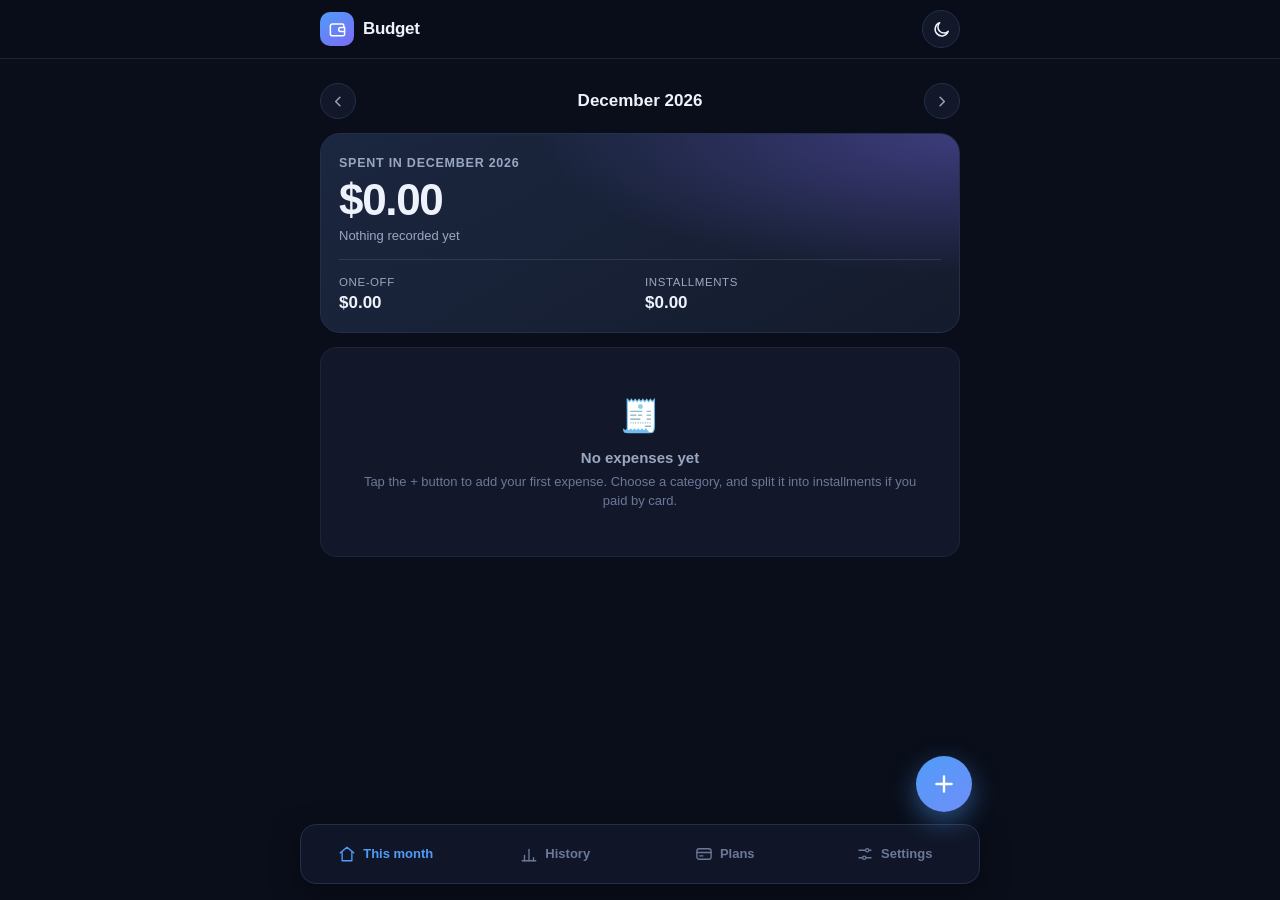
<file: index.html>
<!DOCTYPE html>
<html lang="en" data-theme="dark">
<head>
  <meta charset="utf-8">
  <meta name="viewport" content="width=device-width, initial-scale=1, viewport-fit=cover">
  <meta name="theme-color" content="#0a0e1a" id="themeColorMeta">
  <meta name="description" content="A simple household budget tracker: log what you spend, split credit card purchases into installments, and see where your money goes each month.">
  <meta name="apple-mobile-web-app-capable" content="yes">
  <meta name="mobile-web-app-capable" content="yes">
  <meta name="apple-mobile-web-app-title" content="Budget">
  <title>Budget — Household spending tracker</title>
  <link rel="manifest" href="manifest.json">
  <link rel="icon" href="icons/icon.svg" type="image/svg+xml">
  <link rel="apple-touch-icon" href="icons/icon.svg">
  <link rel="stylesheet" href="css/style.css">
</head>
<body>
  <a class="skip-link" href="#main">Skip to content</a>

  <header class="appbar">
    <div class="brand">
      <span class="brand__mark" aria-hidden="true">
        <svg viewBox="0 0 24 24" fill="none" stroke="currentColor" stroke-width="1.9" stroke-linecap="round" stroke-linejoin="round">
          <path d="M3 7.5A2.5 2.5 0 0 1 5.5 5H18a2 2 0 0 1 2 2v1.5"/>
          <path d="M3 7.5V18a2 2 0 0 0 2 2h14a2 2 0 0 0 2-2v-2.5"/>
          <path d="M21 9.5H16a2.5 2.5 0 0 0 0 5h5v-5Z"/>
        </svg>
      </span>
      <span class="brand__name">Budget</span>
    </div>
    <button type="button" class="icon-btn" id="themeBtn" aria-label="Switch colour theme" title="Switch colour theme"></button>
  </header>

  <main class="app" id="main">
    <!-- ── Home ─────────────────────────────────────────────── -->
    <section class="view" id="view-home" role="tabpanel" aria-labelledby="tab-home">
      <div class="monthbar">
        <button type="button" class="round-btn" data-month-step="-1" aria-label="Previous month">
          <svg viewBox="0 0 24 24" fill="none" stroke="currentColor" stroke-width="2" stroke-linecap="round" stroke-linejoin="round" aria-hidden="true"><path d="m14 6-6 6 6 6"/></svg>
        </button>
        <div class="monthbar__center">
          <span class="monthbar__label" id="monthLabel">—</span>
          <button type="button" class="monthbar__jump" id="monthJump" hidden>Jump to this month</button>
        </div>
        <button type="button" class="round-btn" data-month-step="1" aria-label="Next month">
          <svg viewBox="0 0 24 24" fill="none" stroke="currentColor" stroke-width="2" stroke-linecap="round" stroke-linejoin="round" aria-hidden="true"><path d="m10 6 6 6-6 6"/></svg>
        </button>
      </div>
      <div id="homeContent" class="stack"></div>
    </section>

    <!-- ── History ──────────────────────────────────────────── -->
    <section class="view" id="view-history" role="tabpanel" aria-labelledby="tab-history" hidden>
      <div class="view-head">
        <h1 class="view-head__title">History</h1>
        <p class="view-head__sub">Totals for past months and where the money went.</p>
      </div>
      <div id="historyContent" class="stack"></div>
    </section>

    <!-- ── Installments ─────────────────────────────────────── -->
    <section class="view" id="view-plans" role="tabpanel" aria-labelledby="tab-plans" hidden>
      <div class="view-head">
        <h1 class="view-head__title">Installments</h1>
        <p class="view-head__sub">Credit card purchases split over several months.</p>
      </div>
      <div id="plansContent" class="stack"></div>
    </section>

    <!-- ── Settings ─────────────────────────────────────────── -->
    <section class="view" id="view-settings" role="tabpanel" aria-labelledby="tab-settings" hidden>
      <div class="view-head">
        <h1 class="view-head__title">Settings</h1>
        <p class="view-head__sub">Categories, budgets, currency and backups.</p>
      </div>
      <div id="settingsContent" class="stack"></div>
    </section>
  </main>

  <nav class="tabbar" role="tablist" aria-label="Sections">
    <button type="button" class="tab" id="tab-home" role="tab" data-view="home" aria-selected="true" aria-controls="view-home">
      <svg viewBox="0 0 24 24" fill="none" stroke="currentColor" stroke-width="1.8" stroke-linecap="round" stroke-linejoin="round" aria-hidden="true"><path d="M3 10.5 12 3l9 7.5"/><path d="M5.5 9.5V21h13V9.5"/></svg>
      <span>This month</span>
    </button>
    <button type="button" class="tab" id="tab-history" role="tab" data-view="history" aria-selected="false" aria-controls="view-history">
      <svg viewBox="0 0 24 24" fill="none" stroke="currentColor" stroke-width="1.8" stroke-linecap="round" stroke-linejoin="round" aria-hidden="true"><path d="M3 21h18"/><path d="M6 21v-7"/><path d="M12 21V6"/><path d="M18 21v-4"/></svg>
      <span>History</span>
    </button>
    <button type="button" class="tab" id="tab-plans" role="tab" data-view="plans" aria-selected="false" aria-controls="view-plans">
      <svg viewBox="0 0 24 24" fill="none" stroke="currentColor" stroke-width="1.8" stroke-linecap="round" stroke-linejoin="round" aria-hidden="true"><rect x="2.5" y="5" width="19" height="14" rx="3"/><path d="M2.5 10h19"/><path d="M6.5 14.5h4"/></svg>
      <span>Plans</span>
    </button>
    <button type="button" class="tab" id="tab-settings" role="tab" data-view="settings" aria-selected="false" aria-controls="view-settings">
      <svg viewBox="0 0 24 24" fill="none" stroke="currentColor" stroke-width="1.8" stroke-linecap="round" stroke-linejoin="round" aria-hidden="true"><path d="M4 7h8"/><path d="M18 7h2"/><path d="M4 17h4"/><path d="M14 17h6"/><circle cx="15" cy="7" r="2.2"/><circle cx="11" cy="17" r="2.2"/></svg>
      <span>Settings</span>
    </button>
  </nav>

  <button type="button" class="fab" id="addBtn" aria-label="Add an expense">
    <svg viewBox="0 0 24 24" fill="none" stroke="currentColor" stroke-width="2.2" stroke-linecap="round" aria-hidden="true"><path d="M12 5v14M5 12h14"/></svg>
  </button>

  <!-- ── Expense sheet ──────────────────────────────────────── -->
  <div class="sheet-backdrop" data-close-sheet hidden></div>

  <section class="sheet" id="sheet-expense" role="dialog" aria-modal="true" aria-labelledby="expenseTitle" hidden>
    <div class="sheet__grip" aria-hidden="true"></div>
    <form class="sheet__body" id="expenseForm" novalidate>
      <div class="sheet__head">
        <h2 class="sheet__title" id="expenseTitle">Add expense</h2>
        <button type="button" class="icon-btn icon-btn--flat" data-close-sheet aria-label="Close">
          <svg viewBox="0 0 24 24" fill="none" stroke="currentColor" stroke-width="2" stroke-linecap="round" aria-hidden="true"><path d="M6 6l12 12M18 6 6 18"/></svg>
        </button>
      </div>

      <!-- Voice entry: fills this form, never saves on its own. -->
      <div class="voice" id="voiceBlock">
        <button type="button" class="voice__mic" id="voiceBtn" aria-label="Speak an expense" aria-pressed="false">
          <svg viewBox="0 0 24 24" fill="none" stroke="currentColor" stroke-width="1.9" stroke-linecap="round" stroke-linejoin="round" aria-hidden="true">
            <rect x="9" y="2.5" width="6" height="11" rx="3"/>
            <path d="M5.5 11a6.5 6.5 0 0 0 13 0"/>
            <path d="M12 17.5V21"/>
          </svg>
        </button>
        <div class="voice__text" id="voiceText" aria-live="polite">
          <span class="voice__title" id="voiceTitle">Speak an expense</span>
          <span class="voice__sub" id="voiceSub">Tap the mic, then say it &mdash; &ldquo;forty five on groceries yesterday&rdquo;.</span>
        </div>
      </div>

      <div class="amount-field">
        <span class="amount-field__cur" id="formCurrency">$</span>
        <input id="fAmount" name="amount" type="text" inputmode="decimal" autocomplete="off" placeholder="0.00" aria-label="Amount" required>
      </div>
      <p class="field-error" id="fAmountError" hidden>Please enter an amount greater than 0.</p>

      <fieldset class="fieldset">
        <legend class="field__label">Category</legend>
        <div class="chips" id="fCategoryChips" role="radiogroup" aria-label="Category"></div>
      </fieldset>

      <label class="field">
        <span class="field__label">Note <span class="field__hint">(what was it for?)</span></span>
        <input id="fNote" type="text" maxlength="80" autocomplete="off" placeholder="e.g. Groceries, School fees" list="noteHistory">
        <datalist id="noteHistory"></datalist>
      </label>

      <div class="field-row">
        <label class="field">
          <span class="field__label">Date</span>
          <input id="fDate" type="date" required>
        </label>
        <div class="field">
          <span class="field__label">Paid with</span>
          <div class="segmented" id="fMethod" role="radiogroup" aria-label="Payment method">
            <button type="button" data-method="cash" class="is-active" role="radio" aria-checked="true">Cash</button>
            <button type="button" data-method="debit" role="radio" aria-checked="false">Debit</button>
            <button type="button" data-method="credit" role="radio" aria-checked="false">Card</button>
          </div>
        </div>
      </div>
      <p class="field__hint field__hint--block" id="methodHint">Credit-card purchases only count for the months they are charged.</p>

      <div class="inset" id="installmentBlock" hidden>
        <label class="switch-row">
          <span class="switch-row__text">
            <strong>Split into installments</strong>
            <span class="field__hint">Charge this purchase over several months</span>
          </span>
          <input type="checkbox" id="fInstallToggle" class="switch">
        </label>
        <div id="installmentConfig" hidden>
          <div class="stepper" role="group" aria-label="Number of installments">
            <button type="button" class="stepper__btn" data-step="-1" aria-label="One installment fewer">−</button>
            <div class="stepper__value"><input id="fMonths" type="number" min="2" max="60" step="1" value="3" inputmode="numeric" aria-label="Number of monthly installments"><span>months</span></div>
            <button type="button" class="stepper__btn" data-step="1" aria-label="One installment more">+</button>
          </div>
          <p class="preview" id="fMonthlyPreview"></p>
        </div>
      </div>

      <div class="sheet__actions">
        <button type="button" class="btn btn--danger-ghost" id="deleteExpenseBtn" hidden>Delete</button>
        <button type="submit" class="btn btn--primary" id="saveExpenseBtn">Save expense</button>
      </div>
    </form>
  </section>

  <!-- ── Category sheet ─────────────────────────────────────── -->
  <section class="sheet" id="sheet-category" role="dialog" aria-modal="true" aria-labelledby="categoryTitle" hidden>
    <div class="sheet__grip" aria-hidden="true"></div>
    <form class="sheet__body" id="categoryForm" novalidate>
      <div class="sheet__head">
        <h2 class="sheet__title" id="categoryTitle">New category</h2>
        <button type="button" class="icon-btn icon-btn--flat" data-close-sheet aria-label="Close">
          <svg viewBox="0 0 24 24" fill="none" stroke="currentColor" stroke-width="2" stroke-linecap="round" aria-hidden="true"><path d="M6 6l12 12M18 6 6 18"/></svg>
        </button>
      </div>
      <label class="field">
        <span class="field__label">Name</span>
        <input id="cName" type="text" maxlength="24" autocomplete="off" placeholder="e.g. Kids, Savings, Gifts" required>
      </label>
      <div class="field-row">
        <label class="field">
          <span class="field__label">Emoji</span>
          <input id="cEmoji" type="text" maxlength="4" autocomplete="off" placeholder="🏷️" aria-label="Emoji">
        </label>
        <label class="field">
          <span class="field__label">Monthly limit <span class="field__hint">(optional)</span></span>
          <input id="cBudget" type="text" inputmode="decimal" autocomplete="off" placeholder="0.00" aria-label="Monthly limit">
        </label>
      </div>
      <fieldset class="fieldset">
        <legend class="field__label">Colour</legend>
        <div class="swatches" id="cColors" role="radiogroup" aria-label="Colour"></div>
      </fieldset>
      <div class="sheet__actions">
        <button type="button" class="btn btn--danger-ghost" id="deleteCategoryBtn" hidden>Delete</button>
        <button type="submit" class="btn btn--primary">Save category</button>
      </div>
    </form>
  </section>

  <!-- ── Plan sheet ─────────────────────────────────────────── -->
  <section class="sheet" id="sheet-plan" role="dialog" aria-modal="true" aria-labelledby="planTitle" hidden>
    <div class="sheet__grip" aria-hidden="true"></div>
    <div class="sheet__body" id="planBody"></div>
  </section>

  <div class="toast" id="toast" role="status" aria-live="polite" hidden></div>

  <noscript>
    <p class="noscript">This budget tracker needs JavaScript enabled. Your data is stored only in this browser.</p>
  </noscript>

  <script src="js/store.js"></script>
  <script src="js/firebase-config.js"></script>
  <script src="js/sync.js"></script>
  <script src="js/voice.js"></script>
  <script src="js/vendor/chart.umd.min.js" defer></script>
  <script src="js/app.js" defer></script>
</body>
</html>
</file>
<file: css/style.css>
/* Budget — household spending tracker
 * Mobile-first. Dark by default, light theme via [data-theme="light"].
 */

:root {
  --bg: #0a0e1a;
  --bg-elev: #121829;
  --bg-elev-2: #1a2237;
  --line: #233049;
  --line-soft: #1b2438;
  --text: #eef2fb;
  --text-dim: #9aa7c2;
  --text-mute: #6b7899;
  --accent: #4f9cf9;
  --accent-ink: #04101f;
  --good: #3fc4a6;
  --warn: #f7a93b;
  --bad: #f2686b;
  --radius: 16px;
  --radius-sm: 11px;
  --shadow: 0 10px 30px rgba(0, 0, 0, .35);
  --tabbar-h: 66px;
  --safe-b: env(safe-area-inset-bottom, 0px);
  --font: -apple-system, BlinkMacSystemFont, "Segoe UI", Roboto, "Helvetica Neue", Arial, sans-serif;
  color-scheme: dark;
}

[data-theme="light"] {
  --bg: #f4f6fb;
  --bg-elev: #ffffff;
  --bg-elev-2: #eef1f8;
  --line: #dce2ef;
  --line-soft: #e8ecf5;
  --text: #131a2a;
  --text-dim: #5c6884;
  --text-mute: #8590a8;
  --accent: #2f7fe0;
  --accent-ink: #ffffff;
  --good: #12a58a;
  --warn: #d98511;
  --bad: #dd4b4f;
  --shadow: 0 10px 26px rgba(20, 32, 60, .12);
  color-scheme: light;
}

* { box-sizing: border-box; }

/* Beat component `display` rules so [hidden] always hides. */
[hidden] { display: none !important; }

html { -webkit-text-size-adjust: 100%; }

body {
  margin: 0;
  background: var(--bg);
  color: var(--text);
  font-family: var(--font);
  font-size: 16px;
  line-height: 1.45;
  -webkit-font-smoothing: antialiased;
  /* Extra room so the floating add button never covers the last row. */
  padding-bottom: calc(var(--tabbar-h) + var(--safe-b) + 84px);
  overflow-x: hidden;
}

h1, h2, h3, h4 { margin: 0; font-weight: 650; letter-spacing: -.01em; }

button { font: inherit; color: inherit; }

input, select, textarea { font: inherit; color: inherit; }

.skip-link {
  position: absolute; left: -9999px; top: 0; z-index: 100;
  background: var(--accent); color: var(--accent-ink);
  padding: 10px 16px; border-radius: 0 0 10px 0; font-weight: 600;
}
.skip-link:focus { left: 0; }

/* ── app bar ───────────────────────────────────────────────── */

.appbar {
  position: sticky; top: 0; z-index: 30;
  display: flex; align-items: center; justify-content: space-between;
  gap: 12px;
  padding: calc(env(safe-area-inset-top, 0px) + 10px) 16px 10px;
  background: color-mix(in srgb, var(--bg) 88%, transparent);
  backdrop-filter: blur(14px);
  -webkit-backdrop-filter: blur(14px);
  border-bottom: 1px solid var(--line-soft);
}

.brand { display: flex; align-items: center; gap: 9px; }
.brand__mark {
  display: grid; place-items: center;
  width: 34px; height: 34px; border-radius: 10px;
  background: linear-gradient(145deg, var(--accent), #7c6bf5);
  color: #fff;
}
.brand__mark svg { width: 19px; height: 19px; }
.brand__name { font-weight: 700; font-size: 17px; letter-spacing: -.02em; }

.icon-btn {
  display: grid; place-items: center;
  width: 38px; height: 38px; padding: 0;
  border-radius: 50%;
  background: var(--bg-elev);
  border: 1px solid var(--line);
  cursor: pointer;
  transition: background .15s ease, transform .1s ease;
}
.icon-btn svg { width: 19px; height: 19px; }
.icon-btn:hover { background: var(--bg-elev-2); }
.icon-btn:active { transform: scale(.94); }
.icon-btn--flat { background: transparent; border-color: transparent; color: var(--text-dim); }

/* ── layout ────────────────────────────────────────────────── */

.app {
  padding: 14px 16px 6px;
  max-width: 620px;
  margin: 0 auto;
}

.stack { display: flex; flex-direction: column; gap: 14px; }
.stack--tight { gap: 8px; }

.view-head { margin-bottom: 14px; }
.view-head__title { font-size: 23px; }
.view-head__sub { margin: 4px 0 0; color: var(--text-dim); font-size: 13.5px; }

.card {
  background: var(--bg-elev);
  border: 1px solid var(--line-soft);
  border-radius: var(--radius);
  padding: 15px;
}
.card--flush { padding: 0; overflow: hidden; }
.card__title {
  display: flex; align-items: center; justify-content: space-between; gap: 10px;
  font-size: 13px; font-weight: 650; text-transform: uppercase; letter-spacing: .07em;
  color: var(--text-mute); margin-bottom: 12px;
}
.card__title span:last-child { text-transform: none; letter-spacing: 0; font-weight: 500; }

/* ── month bar ─────────────────────────────────────────────── */

.monthbar {
  display: flex; align-items: center; justify-content: space-between;
  gap: 8px; margin: 2px 0 14px;
}
.monthbar__center { text-align: center; min-width: 0; }
.monthbar__label { display: block; font-size: 17px; font-weight: 650; }
.monthbar__jump {
  margin-top: 2px; padding: 2px 8px;
  background: none; border: 0; border-bottom: 1px dashed var(--accent);
  color: var(--accent); font-size: 12px; cursor: pointer;
}

.round-btn {
  display: grid; place-items: center;
  width: 36px; height: 36px; flex: 0 0 36px;
  border-radius: 50%; padding: 0;
  background: var(--bg-elev); border: 1px solid var(--line);
  color: var(--text-dim); cursor: pointer;
}
.round-btn svg { width: 17px; height: 17px; }
.round-btn:active { transform: scale(.93); }

/* ── hero / summary ────────────────────────────────────────── */

.hero {
  position: relative; overflow: hidden;
  border-radius: 20px;
  padding: 20px 18px 16px;
  background:
    radial-gradient(120% 130% at 100% 0%, rgba(124, 107, 245, .38) 0%, transparent 55%),
    linear-gradient(150deg, #1b2740 0%, #141b2c 100%);
  border: 1px solid var(--line);
}
[data-theme="light"] .hero {
  background:
    radial-gradient(120% 130% at 100% 0%, rgba(124, 107, 245, .22) 0%, transparent 55%),
    linear-gradient(150deg, #eaf1ff 0%, #f7f9ff 100%);
}
.hero__label { font-size: 12.5px; font-weight: 600; letter-spacing: .06em; text-transform: uppercase; color: var(--text-dim); }
.hero__amount {
  display: flex; align-items: baseline; gap: 6px;
  font-size: 40px; font-weight: 700; letter-spacing: -.03em; line-height: 1.1;
  margin: 4px 0 2px;
  font-variant-numeric: tabular-nums;
}
.hero__amount small { font-size: 15px; font-weight: 600; color: var(--text-dim); letter-spacing: 0; }
.hero__meta { color: var(--text-dim); font-size: 13px; }
.hero__split {
  display: grid; grid-template-columns: 1fr 1fr; gap: 10px;
  margin-top: 14px; padding-top: 14px;
  border-top: 1px solid rgba(255, 255, 255, .1);
}
[data-theme="light"] .hero__split { border-top-color: var(--line); }
.mini-stat__label { font-size: 11.5px; color: var(--text-dim); text-transform: uppercase; letter-spacing: .05em; }
.mini-stat__value { font-size: 17px; font-weight: 650; font-variant-numeric: tabular-nums; }

.delta { display: inline-flex; align-items: center; gap: 4px; font-size: 12.5px; font-weight: 600; margin-top: 6px; }
.delta--up { color: var(--bad); }
.delta--down { color: var(--good); }
.delta--flat { color: var(--text-mute); }

/* ── budget progress ───────────────────────────────────────── */

.budget-bar {
  position: relative; height: 9px; border-radius: 99px;
  background: var(--bg-elev-2); overflow: hidden;
}
.budget-bar__fill { height: 100%; border-radius: 99px; transition: width .35s ease; }
.budget-row { display: flex; align-items: center; justify-content: space-between; font-size: 12.5px; color: var(--text-dim); margin-bottom: 7px; }
.budget-row strong { color: var(--text); font-variant-numeric: tabular-nums; }

/* ── category rows ─────────────────────────────────────────── */

.cat-row {
  display: flex; align-items: center; gap: 11px;
  padding: 10px 0;
  border-bottom: 1px solid var(--line-soft);
}
.cat-row:last-child { border-bottom: 0; }
.cat-ico {
  display: grid; place-items: center;
  width: 38px; height: 38px; flex: 0 0 38px;
  border-radius: 11px; font-size: 18px; line-height: 1;
  background: var(--bg-elev-2);
}
.cat-main { flex: 1 1 auto; min-width: 0; }
.cat-main__top { display: flex; justify-content: space-between; gap: 10px; align-items: baseline; }
.cat-main__name { font-weight: 600; font-size: 14.5px; }
.cat-main__value { font-weight: 650; font-variant-numeric: tabular-nums; white-space: nowrap; }
.cat-main__sub { font-size: 12px; color: var(--text-mute); margin-top: 1px; }
.cat-track { height: 5px; border-radius: 99px; background: var(--bg-elev-2); margin-top: 7px; overflow: hidden; }
.cat-track__fill { height: 100%; border-radius: 99px; }

/* ── expense list ──────────────────────────────────────────── */

.day-group__head {
  display: flex; justify-content: space-between; align-items: baseline;
  padding: 10px 15px 8px; font-size: 12px; font-weight: 650;
  text-transform: uppercase; letter-spacing: .06em; color: var(--text-mute);
  background: var(--bg-elev);
  border-bottom: 1px solid var(--line-soft);
}

.exp {
  display: flex; align-items: center; gap: 11px; width: 100%;
  padding: 11px 15px; text-align: left;
  background: var(--bg-elev); border: 0; border-bottom: 1px solid var(--line-soft);
  cursor: pointer;
}
.exp:last-child { border-bottom: 0; }
.exp:hover { background: var(--bg-elev-2); }
.exp__main { flex: 1 1 auto; min-width: 0; }
.exp__title { display: block; font-weight: 600; font-size: 14.5px; white-space: nowrap; overflow: hidden; text-overflow: ellipsis; }
.exp__sub { display: block; font-size: 12px; color: var(--text-mute); white-space: nowrap; overflow: hidden; text-overflow: ellipsis; }
.exp__right { text-align: right; flex: 0 0 auto; }
.exp__amount { font-weight: 650; font-variant-numeric: tabular-nums; }
.exp__tag {
  display: inline-block; margin-top: 3px; padding: 1px 6px;
  font-size: 10.5px; font-weight: 650; letter-spacing: .02em;
  border-radius: 5px; background: var(--bg-elev-2); color: var(--text-dim);
}
.exp__tag--plan { background: rgba(79, 156, 249, .16); color: #8dc0ff; }
[data-theme="light"] .exp__tag--plan { background: rgba(47, 127, 224, .12); color: #1d63b8; }

/* ── buttons ───────────────────────────────────────────────── */

.btn {
  display: inline-flex; align-items: center; justify-content: center; gap: 7px;
  min-height: 46px; padding: 0 18px;
  border-radius: 13px; border: 1px solid var(--line);
  background: var(--bg-elev-2); color: var(--text);
  font-weight: 650; font-size: 15px; cursor: pointer;
  transition: filter .15s ease, transform .1s ease;
}
.btn:active { transform: scale(.985); }
.btn svg { width: 17px; height: 17px; }
.btn--primary {
  background: linear-gradient(145deg, var(--accent), #6f8ef7);
  border-color: transparent; color: #fff;
  box-shadow: 0 6px 18px rgba(79, 156, 249, .28);
}
.btn--primary:hover { filter: brightness(1.06); }
.btn--ghost { background: transparent; }
.btn--danger-ghost { background: transparent; border-color: rgba(242, 104, 107, .4); color: var(--bad); }
.btn--block { width: 100%; }
.btn--sm { min-height: 36px; padding: 0 12px; font-size: 13.5px; border-radius: 10px; }

/* ── tab bar ───────────────────────────────────────────────── */

.tabbar {
  position: fixed; left: 0; right: 0; bottom: 0; z-index: 40;
  display: flex;
  height: calc(var(--tabbar-h) + var(--safe-b));
  padding-bottom: var(--safe-b);
  background: color-mix(in srgb, var(--bg-elev) 94%, transparent);
  backdrop-filter: blur(16px);
  -webkit-backdrop-filter: blur(16px);
  border-top: 1px solid var(--line-soft);
}
.tab {
  flex: 1 1 0; display: flex; flex-direction: column; align-items: center; justify-content: center;
  gap: 3px; padding: 8px 2px; border: 0; background: none;
  color: var(--text-mute); font-size: 10.5px; font-weight: 600;
  cursor: pointer;
}
.tab svg { width: 21px; height: 21px; }
.tab[aria-selected="true"] { color: var(--accent); }
.tab:active { opacity: .7; }

/* ── floating add button ───────────────────────────────────── */

.fab {
  position: fixed; z-index: 45;
  right: max(16px, calc(50% - 310px + 16px));
  bottom: calc(var(--tabbar-h) + var(--safe-b) + 16px);
  display: grid; place-items: center;
  width: 56px; height: 56px; padding: 0;
  border-radius: 50%; border: 0;
  background: linear-gradient(145deg, var(--accent), #6f8ef7);
  color: #fff;
  box-shadow: 0 10px 26px rgba(79, 156, 249, .45);
  cursor: pointer;
  transition: transform .12s ease;
}
.fab svg { width: 26px; height: 26px; }
.fab:active { transform: scale(.92); }

/* ── bottom sheet ──────────────────────────────────────────── */

.sheet-backdrop {
  position: fixed; inset: 0; z-index: 50;
  background: rgba(2, 6, 16, .62);
  backdrop-filter: blur(3px);
  -webkit-backdrop-filter: blur(3px);
  animation: fade-in .18s ease;
}

.sheet {
  position: fixed; z-index: 51;
  left: 0; right: 0; bottom: 0;
  max-height: 92vh;
  display: flex; flex-direction: column;
  background: var(--bg-elev);
  border-radius: 22px 22px 0 0;
  border-top: 1px solid var(--line);
  box-shadow: 0 -18px 50px rgba(0, 0, 0, .45);
  animation: sheet-up .24s cubic-bezier(.2, .8, .2, 1);
  padding-bottom: var(--safe-b);
}
@media (min-width: 640px) {
  .sheet {
    left: 50%; right: auto; transform: translateX(-50%);
    width: 560px; bottom: 24px;
    border-radius: 22px; border: 1px solid var(--line);
  }
}
.sheet__grip {
  width: 40px; height: 4px; border-radius: 99px;
  background: var(--line); margin: 9px auto 2px; flex: 0 0 auto;
}
.sheet__body {
  padding: 6px 18px 18px;
  overflow-y: auto;
  -webkit-overflow-scrolling: touch;
  display: flex; flex-direction: column; gap: 14px;
}
.sheet__head { display: flex; align-items: center; justify-content: space-between; gap: 10px; }
.sheet__title { font-size: 19px; }
.sheet__actions {
  display: flex; gap: 10px; align-items: center;
  padding-top: 4px;
}
.sheet__actions .btn { flex: 1 1 auto; }
.sheet__actions .btn--danger-ghost { flex: 0 0 auto; }

@keyframes sheet-up { from { transform: translateY(100%); } to { transform: translateY(0); } }
@media (min-width: 640px) {
  @keyframes sheet-up {
    from { transform: translate(-50%, 40px); opacity: 0; }
    to { transform: translate(-50%, 0); opacity: 1; }
  }
}
@keyframes fade-in { from { opacity: 0; } to { opacity: 1; } }

/* ── form fields ───────────────────────────────────────────── */

.amount-field {
  display: flex; align-items: center; gap: 6px;
  padding: 10px 14px;
  background: var(--bg);
  border: 1px solid var(--line);
  border-radius: 15px;
}
.amount-field:focus-within { border-color: var(--accent); box-shadow: 0 0 0 3px rgba(79, 156, 249, .18); }
.amount-field__cur { font-size: 24px; font-weight: 600; color: var(--text-dim); }
.amount-field input {
  flex: 1 1 auto; min-width: 0;
  background: none; border: 0; outline: none;
  font-size: 30px; font-weight: 700; letter-spacing: -.02em;
  font-variant-numeric: tabular-nums;
  padding: 2px 0;
}
.amount-field input::placeholder { color: var(--text-mute); font-weight: 600; }

.field { display: flex; flex-direction: column; gap: 6px; min-width: 0; flex: 1 1 0; }
.field-row { display: flex; gap: 12px; }
.field__label { font-size: 12.5px; font-weight: 650; letter-spacing: .03em; color: var(--text-dim); text-transform: uppercase; }
.field__hint { font-size: 11.5px; font-weight: 500; color: var(--text-mute); text-transform: none; letter-spacing: 0; }
.field__hint--block { margin: -6px 0 0; display: block; }

.field input, .field select, .amount-field input {
  width: 100%;
  background: var(--bg);
  border: 1px solid var(--line);
  border-radius: 12px;
  padding: 11px 12px;
  outline: none;
  min-height: 44px;
}
.field input:focus { border-color: var(--accent); box-shadow: 0 0 0 3px rgba(79, 156, 249, .18); }
.field input[type="date"] { -webkit-appearance: none; appearance: none; }
[data-theme="dark"] .field input[type="date"]::-webkit-calendar-picker-indicator { filter: invert(.75); }

.field-error { margin: -8px 0 0; color: var(--bad); font-size: 12.5px; font-weight: 600; }

/* ── voice entry ───────────────────────────────────────────── */

.voice {
  display: flex; align-items: center; gap: 11px;
  padding: 9px 12px 9px 9px;
  background: var(--bg);
  border: 1px solid var(--line);
  border-radius: 14px;
}

.voice__mic {
  flex: 0 0 44px;
  display: grid; place-items: center;
  width: 44px; height: 44px; padding: 0;
  border-radius: 50%; border: 1.5px solid var(--line);
  background: var(--bg-elev-2);
  color: var(--accent);
  cursor: pointer;
  transition: background .15s ease, border-color .15s ease, transform .1s ease, color .15s ease;
}
.voice__mic svg { width: 20px; height: 20px; }
.voice__mic:hover { border-color: var(--accent); }
.voice__mic:active { transform: scale(.93); }
.voice__mic:focus-visible { outline: none; box-shadow: 0 0 0 3px rgba(79, 156, 249, .3); }

/* Listening: red pulse so it is obvious the mic is live. */
.voice__mic.is-listening {
  background: var(--bad); border-color: var(--bad); color: #fff;
  animation: mic-pulse 1.4s ease-in-out infinite;
}
@keyframes mic-pulse {
  0%, 100% { box-shadow: 0 0 0 0 rgba(242, 104, 107, .55); }
  60%      { box-shadow: 0 0 0 11px rgba(242, 104, 107, 0); }
}
@media (prefers-reduced-motion: reduce) {
  .voice__mic.is-listening { animation: none; box-shadow: 0 0 0 4px rgba(242, 104, 107, .3); }
}

.voice__text { display: flex; flex-direction: column; gap: 1px; min-width: 0; flex: 1 1 auto; }
.voice__title {
  display: -webkit-box; -webkit-box-orient: vertical; -webkit-line-clamp: 2;
  overflow: hidden;
  font-size: 13.5px; font-weight: 650; color: var(--text);
  line-height: 1.3;
  overflow-wrap: anywhere;
}
.voice__sub {
  display: block; font-size: 11.5px; color: var(--text-mute); line-height: 1.35;
  overflow-wrap: anywhere;
}

/* States set by app.js */
.voice.is-heard { border-color: rgba(63, 196, 166, .5); }
.voice.is-heard .voice__mic { color: var(--good); border-color: rgba(63, 196, 166, .5); background: rgba(63, 196, 166, .12); }
.voice.is-warn { border-color: rgba(247, 169, 59, .5); }
.voice.is-warn .voice__mic { color: var(--warn); border-color: rgba(247, 169, 59, .5); background: rgba(247, 169, 59, .12); }
.voice__sub .voice__q { color: var(--text-dim); font-style: italic; }

.fieldset { border: 0; padding: 0; margin: 0; display: flex; flex-direction: column; gap: 8px; }
.fieldset legend { padding: 0; margin-bottom: 8px; }

/* chips (category picker) */
.chips { display: flex; flex-wrap: wrap; gap: 8px; }
.chip {
  display: inline-flex; align-items: center; gap: 6px;
  padding: 8px 12px 8px 9px;
  border-radius: 999px;
  background: var(--bg);
  border: 1.5px solid var(--line);
  font-size: 13.5px; font-weight: 600;
  cursor: pointer;
  transition: border-color .15s ease, background .15s ease;
}
.chip__dot {
  display: grid; place-items: center;
  width: 22px; height: 22px; border-radius: 50%;
  font-size: 12px; background: var(--bg-elev-2);
}
.chip[aria-checked="true"] { border-color: var(--chip-color, var(--accent)); background: color-mix(in srgb, var(--chip-color, var(--accent)) 16%, transparent); }
.chip:active { transform: scale(.97); }

/* segmented control */
.segmented {
  display: flex; gap: 3px; padding: 3px;
  background: var(--bg); border: 1px solid var(--line);
  border-radius: 12px;
}
.segmented button {
  flex: 1 1 0; min-height: 36px;
  border: 0; border-radius: 9px; background: transparent;
  color: var(--text-dim); font-size: 13px; font-weight: 650;
  cursor: pointer;
}
.segmented button.is-active { background: var(--bg-elev-2); color: var(--text); box-shadow: 0 1px 4px rgba(0, 0, 0, .2); }

/* installments block */
.inset {
  border: 1px solid var(--line);
  border-radius: 14px;
  background: var(--bg);
  padding: 12px 13px;
  display: flex; flex-direction: column; gap: 12px;
}
.switch-row { display: flex; align-items: center; justify-content: space-between; gap: 14px; cursor: pointer; }
.switch-row__text { display: flex; flex-direction: column; gap: 1px; }
.switch-row__text strong { font-size: 14.5px; }

.switch {
  -webkit-appearance: none; appearance: none;
  position: relative; flex: 0 0 46px;
  width: 46px; height: 27px; border-radius: 99px;
  background: var(--line); cursor: pointer; outline: none;
  transition: background .18s ease;
  margin: 0;
}
.switch::after {
  content: ""; position: absolute; top: 3px; left: 3px;
  width: 21px; height: 21px; border-radius: 50%;
  background: #fff; transition: transform .18s ease;
}
.switch:checked { background: var(--accent); }
.switch:checked::after { transform: translateX(19px); }
.switch:focus-visible { box-shadow: 0 0 0 3px rgba(79, 156, 249, .35); }

.stepper {
  display: flex; align-items: center; gap: 10px;
  justify-content: space-between;
  background: var(--bg-elev-2); border-radius: 12px; padding: 5px;
}
.stepper__btn {
  width: 40px; height: 40px; flex: 0 0 40px;
  border-radius: 9px; border: 0;
  background: var(--bg-elev); color: var(--text);
  font-size: 20px; font-weight: 600; line-height: 1; cursor: pointer;
}
.stepper__value { display: flex; align-items: baseline; gap: 5px; }
.stepper__value input {
  width: 46px; text-align: center;
  background: none; border: 0; outline: none;
  font-size: 20px; font-weight: 700;
  -moz-appearance: textfield;
  appearance: textfield;
  min-height: 0; padding: 0;
}
.stepper__value input::-webkit-outer-spin-button,
.stepper__value input::-webkit-inner-spin-button { -webkit-appearance: none; margin: 0; }
.stepper__value span { font-size: 13px; color: var(--text-dim); font-weight: 600; }

.preview {
  margin: 0; font-size: 13px; color: var(--text-dim);
  background: var(--bg-elev-2); border-radius: 10px; padding: 9px 11px;
}
.preview strong { color: var(--text); font-variant-numeric: tabular-nums; }

/* ── misc: swatches, empty states, installments list ───────── */

.swatches { display: flex; flex-wrap: wrap; gap: 9px; }
.swatch {
  width: 30px; height: 30px; padding: 0;
  border-radius: 50%; border: 2px solid transparent;
  cursor: pointer; position: relative;
}
.swatch[aria-checked="true"] { border-color: var(--text); }
.swatch[aria-checked="true"]::after {
  content: "✓"; position: absolute; inset: 0;
  display: grid; place-items: center;
  color: #fff; font-size: 14px; font-weight: 700;
  text-shadow: 0 1px 3px rgba(0, 0, 0, .5);
}

.empty {
  text-align: center; padding: 30px 20px;
  color: var(--text-mute);
}
.empty__ico { font-size: 32px; display: block; margin-bottom: 8px; }
.empty__title { color: var(--text-dim); font-weight: 650; font-size: 15px; margin-bottom: 4px; }
.empty p { margin: 0; font-size: 13px; }

.plan-card { display: flex; flex-direction: column; gap: 10px; }
.plan-card__top { display: flex; align-items: flex-start; gap: 11px; }
.plan-card__head { display: block; flex: 1 1 auto; min-width: 0; }
.plan-card__name { display: block; font-weight: 650; font-size: 15px; }
.plan-card__sub { display: block; font-size: 12px; color: var(--text-mute); }
.plan-card__total { text-align: right; font-weight: 700; font-variant-numeric: tabular-nums; }
.plan-card__foot { display: flex; justify-content: space-between; font-size: 12px; color: var(--text-dim); }
.pips { display: flex; gap: 4px; flex-wrap: wrap; }
.pip { flex: 1 1 10px; min-width: 8px; height: 6px; border-radius: 99px; background: var(--bg-elev-2); }
.pip--done { background: var(--good); }
.pip--now { background: var(--warn); }

.badge {
  display: inline-flex; align-items: center; gap: 4px;
  padding: 2px 8px; border-radius: 999px;
  font-size: 11px; font-weight: 700; letter-spacing: .02em;
  background: var(--bg-elev-2); color: var(--text-dim);
}
.badge--good { background: rgba(63, 196, 166, .16); color: var(--good); }
.badge--warn { background: rgba(247, 169, 59, .16); color: var(--warn); }
.badge--over { background: rgba(242, 104, 107, .16); color: var(--bad); }

/* chart */
.chart-wrap { position: relative; height: 176px; }
.chart-wrap--pie { height: 200px; }
.chart-legend { display: flex; flex-direction: column; gap: 6px; margin-top: 12px; }
.chart-legend__row { display: flex; align-items: center; gap: 8px; font-size: 13px; }
.chart-legend__dot { width: 9px; height: 9px; border-radius: 50%; flex: 0 0 9px; }
.chart-legend__name { flex: 1 1 auto; color: var(--text-dim); }
.chart-legend__val { font-weight: 650; font-variant-numeric: tabular-nums; }

/* settings rows */
.set-row {
  display: flex; align-items: center; gap: 12px;
  padding: 12px 0; border-bottom: 1px solid var(--line-soft);
}
.set-row:last-child { border-bottom: 0; }
.set-row__main { display: block; flex: 1 1 auto; min-width: 0; }
.set-row__name { display: block; font-weight: 600; font-size: 14.5px; }
.set-row__sub { display: block; font-size: 12px; color: var(--text-mute); }
.set-row .icon-btn { width: 32px; height: 32px; flex: 0 0 32px; }
.set-row .icon-btn svg { width: 16px; height: 16px; }

.set-actions { display: flex; flex-direction: column; gap: 9px; }

.segmented--wide { width: 100%; }
.segmented--wide button { font-size: 12.5px; }

.toast {
  position: fixed; z-index: 70;
  left: 50%; transform: translateX(-50%) translateY(0);
  bottom: calc(var(--tabbar-h) + var(--safe-b) + 82px);
  max-width: calc(100% - 32px);
  padding: 11px 16px; border-radius: 12px;
  background: #1e2740; color: #fff; border: 1px solid var(--line);
  font-size: 13.5px; font-weight: 600;
  box-shadow: var(--shadow);
  animation: toast-in .2s ease;
}
.toast[hidden] { display: none; }
@keyframes toast-in { from { opacity: 0; transform: translateX(-50%) translateY(8px); } }

.noscript { padding: 20px; text-align: center; color: var(--bad); }

label.inline { display: flex; align-items: center; gap: 8px; font-size: 13px; color: var(--text-dim); }

/* ── wider screens ─────────────────────────────────────────── */

@media (min-width: 560px) {
  .hero__amount { font-size: 44px; }
  .app { padding: 18px 18px 6px; }
}

/* ── desktop / large screens ──────────────────────────────────
 * The app is a phone-sized column. On a PC the tab bar and add button
 * stay anchored to that column instead of stretching across the window.
 */
@media (min-width: 720px) {
  :root { --tabbar-h: 60px; }

  .app { max-width: 680px; padding: 22px 20px 6px; }

  .appbar { padding-left: max(20px, calc(50% - 340px + 20px)); padding-right: max(20px, calc(50% - 340px + 20px)); }

  .tabbar {
    left: 50%; right: auto; transform: translateX(-50%);
    bottom: 16px;
    width: min(680px, calc(100% - 32px));
    height: var(--tabbar-h);
    padding-bottom: 0;
    border: 1px solid var(--line);
    border-radius: 16px;
    box-shadow: 0 10px 30px rgba(0, 0, 0, .35);
  }
  .tab { flex-direction: row; gap: 7px; font-size: 13px; border-radius: 12px; }
  .tab svg { width: 18px; height: 18px; }
  .tab:hover { background: var(--bg-elev-2); }

  .fab {
    right: max(20px, calc(50% - 340px + 8px));
    bottom: calc(var(--tabbar-h) + 16px + 12px);
  }

  /* Room for the floating tab bar. */
  body { padding-bottom: calc(var(--tabbar-h) + 16px + 84px); }
}

@media (prefers-reduced-motion: reduce) {
  * { animation-duration: .001s !important; transition-duration: .001s !important; }
}
</file>
